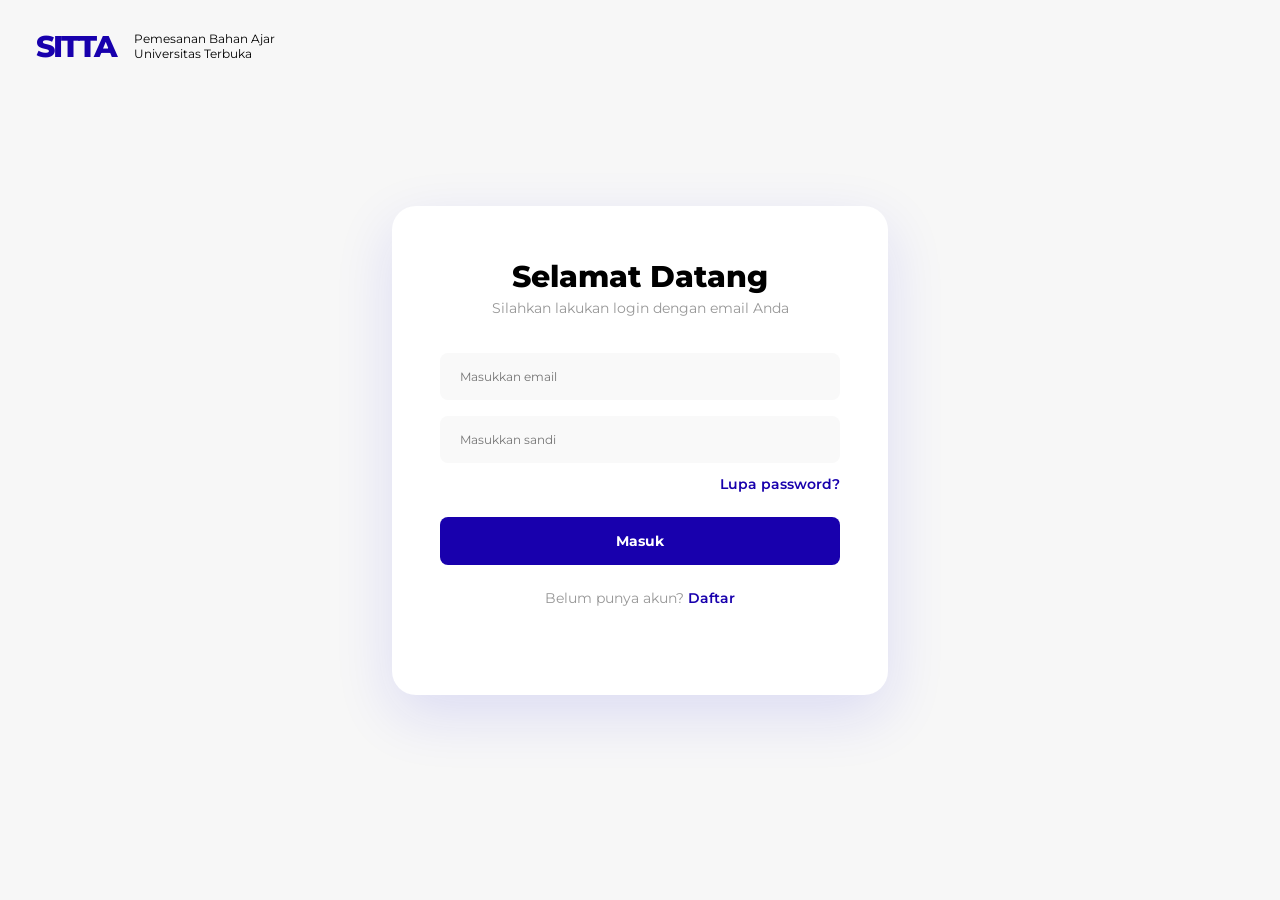
<file: index.html>
<!DOCTYPE html>
<html lang="en">
<head>
    <meta charset="UTF-8">
    <meta name="viewport" content="width=device-width, initial-scale=1.0">
    <title>SITTA - Login Page</title>
    <link rel="stylesheet" href="./CSS/style.css">
</head>
<body>
<div id="login-page">
    <div id="login-logo">
        <div class="logo">SITTA</div>
        <div class="logo-ket">Pemesanan Bahan Ajar<br>Universitas Terbuka</div>
    </div>
    
    <div id="login-card">
        <h1>Selamat Datang</h1>
        <p>Silahkan lakukan login dengan email Anda</p>  
        <div class="form-group">
            <input type="email" id="inp-email" placeholder="Masukkan email">
        </div> 
        <div class="form-group">
            <input type="password" id="inp-password" placeholder="Masukkan sandi">
        </div>
        <a id="lupa-pass" onclick="bukaModal('modal-lupa')">Lupa password?</a>
        <button class="btn" onclick="doLogin()">Masuk</button>
        <div id="daftar">
            <p>Belum punya akun? <a onclick="bukaModal('modal-daftar')">Daftar</a></p>
        </div>
    </div>
</div>

<div class="modal-overlay" id="modal-error">
    <div class="modal-box">
        <div class="modal-icon">⚠️</div>
        <h3>Login Gagal</h3>
        <p>Email atau password yang Anda masukkan salah. Silahkan coba kembali.</p>
        <button class="btn modal-btn" onclick="tutupModal('modal-error')">Coba Lagi</button>
    </div>
</div>

<div class="modal-overlay" id="modal-lupa">
    <div class="modal-box">
        <button class="modal-close" onclick="tutupModal('modal-lupa')">✕</button>
        <h3>Lupa Password</h3>
        <p>Masukkan email Anda, kami akan mengirimkan link reset password.</p>
        <div class="form-group">
            <input type="email" id="inp-reset-email" placeholder="Masukkan email terdaftar">
        </div>
        <button class="btn modal-btn" onclick="kirimReset()">Kirim Link Reset</button>
    </div>
</div>

<div class="modal-overlay" id="modal-daftar">
    <div class="modal-box">
        <button class="modal-close" onclick="tutupModal('modal-daftar')">✕</button>
        <h3>Daftar Akun</h3>
        <p>Isi formulir berikut untuk mendaftar akun baru.</p>
        <div class="form-group">
            <input type="text" placeholder="Nama lengkap">
        </div>
        <div class="form-group">
            <input type="email" placeholder="Email">
        </div>
        <div class="form-group">
            <input type="password" placeholder="Password baru">
        </div>
        <button class="btn modal-btn" onclick="doDaftar()">Daftar</button>
    </div>
</div>

<script src="./JS/data.js"></script>
<script src="./JS/script.js"></script>
<script>
    document.querySelectorAll('.modal-overlay').forEach(function(overlay) {
        overlay.addEventListener('click', function(e) {
            if (e.target === overlay) tutupModal(overlay.id);
        });
    });
</script>
</body>
</html>
</file>
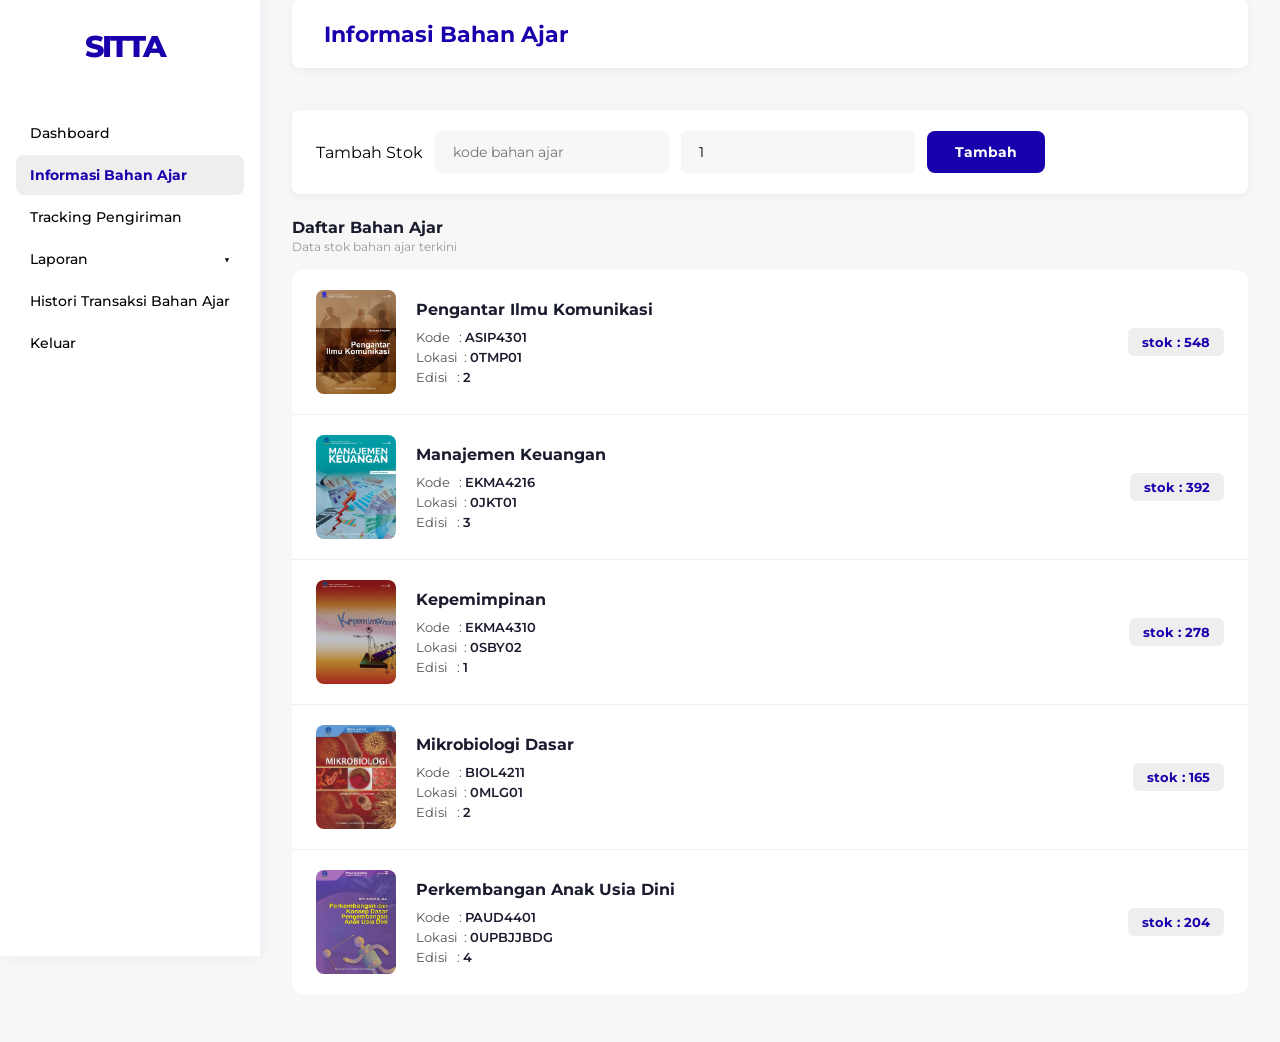
<file: stock.html>
<!DOCTYPE html>
<html lang="en">
<head>
    <meta charset="UTF-8">
    <meta name="viewport" content="width=device-width, initial-scale=1.0">
    <title>SITTA - Stock</title>
    <link rel="stylesheet" href="./CSS/style.css">
</head>
<body>
<aside>
    <div class="sidebar-logo">
        <div class="logo">SITTA</div>
    </div>
    <nav>
        <a href="dashboard.html">Dashboard</a>
        <a class="active">Informasi Bahan Ajar</a>
        <a href="tracking.html">Tracking Pengiriman</a>
        <div class="nav-dropdown">
            <div class="nav-dropdown-toggle" onclick="toggleDropdown(this)">
                Laporan
                <span class="arrow">▼</span>
            </div>
            <div class="dropdown-content">
                <a>Monitoring Progress DO Bahan Ajar</a>
                <a>Rekap Bahan Ajar</a>
            </div>
        </div>
        <a>Histori Transaksi Bahan Ajar</a>
        <a class="keluar" onclick="doKeluar()">Keluar</a>
    </nav>
</aside>

<div class="main">
    <header>
        <div class="header-title">Informasi Bahan Ajar</div>
    </header>

    <div class="page-content">
        <div id="tambah-stock">
            <label>Tambah Stok</label>
            <input type="text" id="inp-kode" placeholder="kode bahan ajar">
            <input type="number" id="inp-jumlah" value="1" min="1">
            <button class="btn-action" onclick="tambahStok()">Tambah</button>
        </div>
        <div class="page-section-header">
            <h3>Daftar Bahan Ajar</h3>
            <p>Data stok bahan ajar terkini</p>
        </div>
        
        <div id="list-buku"></div>
    </div>  
</div>

<div class="modal-overlay" id="modal-error-buku">
    <div class="modal-box">
        <div class="modal-icon">⚠️</div>
        <h3>Kode Salah!</h3>
        <p>Silahkan masukkan kembali kode buku dengan benar.</p>
        <button class="btn modal-btn" onclick="tutupModal('modal-error-buku')">Coba Lagi</button>
    </div>
</div>

<script src="./JS/data.js"></script>
<script src="./JS/script.js"></script>
<script>
    renderBuku();
    
    document.querySelectorAll('.modal-overlay').forEach(function(overlay) {
        overlay.addEventListener('click', function(e) {
            if (e.target === overlay) tutupModal(overlay.id);
        });
    });
    
</script>
</body>
</html>
</file>
<file: CSS/style.css>
@import url('https://fonts.googleapis.com/css2?family=Montserrat:ital,wght@0,100..900;1,100..900&display=swap');

* {
    margin: 0;
    padding: 0;
    font-family: Montserrat;
}

body{
    background-color: #f7f7f7;
    display: flex;
}

a {
    text-decoration: none;
}

/* login */

#login-page{
    display: flex;
    align-items: center;
    justify-content: center;
    min-height: 100vh;
    width: 100%;
}

#login-logo{
    position: absolute;
    top: 28px; left: 36px;
    display: flex; 
    align-items: center; 
    gap: 8px;
    z-index: 2;
}

.logo{
    font-size: 30px;
    font-weight: 800;
    color: #1800ad;
    letter-spacing: -2px;
    margin-right: 10px;
}

.logo-ket{
    font-size: 12px;
    color: black;
    line-height: 1.2;
}

#login-card{
    background-color: white;
    border-radius: 24px;
    padding: 52px 48px;
    box-shadow: 0 20px 60px rgba(26,26,219,0.12);
    max-width: 400px;
    width: 100%;
    text-align: center;
}

#login-card h1{
    font-size: 30px;
    font-weight: 800;
    margin-bottom: 4px;
}

#login-card p {
    color: #979797;
    font-size: 14px;
    margin-bottom: 36px;
}

.form-group {
    margin-bottom: 16px;
}

.form-group input{
    width: 100%;
    padding: 14px 18px;
    background-color: #f9f9f9;
    border: 2px solid transparent;
    border-radius: 8px;
    font-size: 12px;
    outline: none;
    box-sizing: border-box;
}

a{
    color: #1800ad;
    cursor: pointer;
    font-size: 14px;
    font-weight: 600;
}

#lupa-pass{
    display: block;
    text-align: right;
    margin: -4px 0 24px
}

#daftar{
    text-align: center; 
    margin-top: 24px;
    font-size: 14px; 
}

.btn{
    width: 100%; 
    padding: 15px;
    background-color: #1800ad; 
    color: white;
    border: none; 
    border-radius: 8px;
    font-size: 14px; 
    font-weight: 700;
    cursor: pointer;
}

/* Modal */

.modal-overlay {
    display: none;
    position: fixed;
    inset: 0;
    background: rgba(0, 0, 0, 0.45);
    backdrop-filter: blur(3px);
    z-index: 999;
    align-items: center;
    justify-content: center;
}

.modal-overlay.aktif {
    display: flex;
}

.modal-box {
    background: white;
    border-radius: 16px;
    padding: 40px 36px;
    max-width: 400px;
    width: 90%;
    text-align: center;
    position: relative;
    box-shadow: 0 20px 60px rgba(0, 0, 0, 0.2);
    animation: popIn 0.25s ease;
}

@keyframes popIn {
    from { transform: scale(0.9); opacity: 0; }
    to   { transform: scale(1);   opacity: 1; }
}

.modal-icon {
    font-size: 2.5rem;
    margin-bottom: 12px;
}

.modal-box h3 {
    font-size: 20px;
    font-weight: 700;
    margin-bottom: 8px;
    color: #1a1c2e;
}

.modal-box p {
    font-size: 13px;
    color: #979797;
    margin-bottom: 24px;
}

.modal-box .form-group {
    text-align: left;
    margin-bottom: 12px;
}

.modal-btn {
    margin-top: 8px;
}

.modal-close {
    position: absolute;
    top: 14px;
    right: 18px;
    background: none;
    border: none;
    font-size: 18px;
    cursor: pointer;
    color: #979797;
    line-height: 1;
}

.modal-close:hover {
    color: #1a1c2e;
}

/* navigasi */

aside{
    background-color: white;
    width: 260px;
    padding: 28px 0;
    display: flex;
    flex-direction: column;
    position: fixed;
    top: 0; left: 0;
    height: 100vh;
    box-shadow: 2px 0 12px rgba(26,26,219,0.06);
}

.sidebar-logo{
    padding: 0 24px 28px;
    text-align: center;
}

nav{
    padding: 20px 16px;
    flex: 1;
    overflow-y: auto;
}

nav > a {
    display: flex;
    align-items: center;
    gap: 10px;
    padding: 11px 14px;
    border-radius: 8px;
    font-size: 14px;
    font-weight: 500;
    cursor: pointer;
    color: black;
    margin-bottom: 2px;
    user-select: none;
}

nav > a:hover{
    background-color: #eeeeee;
    color: #1800ad;
}

.active{
    background-color: #eeeeee; 
    color: #1800ad; 
    font-weight: 700;
}

.nav-dropdown-toggle {
    display: flex;
    align-items: center;
    justify-content: space-between;
    gap: 10px;
    padding: 11px 14px;
    border-radius: 8px;
    font-size: 14px;
    font-weight: 500;
    cursor: pointer;
    color: black;
    margin-bottom: 2px;
    user-select: none;
}

.nav-dropdown-toggle:hover {
    background-color: #eeeeee;
    color: #1800ad;
}

.arrow {
    font-size: 10px;
    transition: transform 0.2s ease;
}

.dropdown-content.open {
    max-height: 200px;
}

.dropdown-content {
    overflow: hidden; 
    max-height: 0; 
    transition: max-height 0.3s ease; 
}

.dropdown-content > a{
    display: block;
    padding: 9px 14px 9px 32px;
    font-size: 13px;
    font-weight: 500;
    cursor: pointer;
    color: black;
    border-radius: 8px;
    margin-bottom: 1px;
    transition: all 0.15s;
}

.dropdown-content > a:hover {
    background-color: #eeeeee;
    color: #1800ad;
}

.keluar:hover{
    color: red;
}

/* Main */

.main {
    margin-left: 260px;
    flex: 1; display: flex; flex-direction: column;
    min-height: 100vh;
}

/* header */

header{
    background-color: white; 
    height: 68px;
    display: flex; 
    align-items: center;
    justify-content: space-between;
    padding: 0 32px;
    position: sticky; top: 0; z-index: 50;
    margin-bottom: 10px;
    margin-left: 32px;
    margin-right: 32px;
    border-radius: 8px;
    box-shadow: 0 2px 10px rgba(0, 0, 0, 0.05)
}

.header-title{
    font-size: 22px;
    font-weight: 700;
    color: #1800ad;
}

/* Konten Utama */

.page-content{
    padding: 32px;
    min-height: 100vh;
}

.content-card {
    background-color: white;
    border-radius: 12px;
    padding: 40px;      
    min-height: 80vh;   
    box-shadow: 0 2px 10px rgba(0, 0, 0, 0.05);
}

/* Tracking */

.search{
    display: flex; 
    gap: 12px; 
    align-items: center;
    background: white; 
    padding: 20px 24px;
    border-radius: 8px; 
    box-shadow: 0 2px 10px rgba(0, 0, 0, 0.05);
    margin-bottom: 24px; 
    flex-wrap: wrap;
}

.search label{
    font-weight: 600; 
    font-size: 14px; 
    white-space: nowrap;
    min-width: 100px;
}

.search input{
    flex: 1; padding: 12px 16px;
    background-color: #f7f7f7; 
    border: 2px solid transparent;
    border-radius: 8px; 
    font-size: 14px;
    outline: none; 
    min-width: 160px;
}

.btn-action{
    padding: 12px 28px;
    background-color: #1800ad; 
    color: white;
    border: none; 
    border-radius: 8px;
    font-size: 14px; 
    font-weight: 700; 
    cursor: pointer;
    white-space: nowrap;
}

/* tracking hasil */

.tracking-card {
    background-color: white;
    border-radius: 12px;
    padding: 28px 32px;
    box-shadow: 0 2px 10px rgba(0, 0, 0, 0.05);
    margin-bottom: 16px;
}

.trk-header {
    display: flex;
    justify-content: space-between;
    align-items: flex-start;
    margin-bottom: 16px;
}

.trk-nama {
    font-size: 22px;
    font-weight: 800;
    color: #1a1c2e;
}

.trk-tanggal {
    font-size: 14px;
    color: #979797;
    font-weight: 500;
}

.trk-info-atas,
.trk-info-bawah {
    display: flex;
    flex-direction: column;
    gap: 6px;
}

.trk-row {
    display: flex;
    align-items: center;
    gap: 0;
    font-size: 14px;
    color: #1a1c2e;
}

.trk-label {
    width: 120px;
    color: #1a1c2e;
    font-weight: 400;
    flex-shrink: 0;
}

.trk-sep {
    width: 24px;
    color: #1a1c2e;
}

.trk-divider {
    border: none;
    border-top: 1px solid #f0f0f0;
    margin: 20px 0;
}

/* Tidak ditemukan */
.tracking-kosong {
    background-color: white;
    border-radius: 12px;
    padding: 40px;
    text-align: center;
    box-shadow: 0 2px 10px rgba(0,0,0,0.05);
    color: #979797;
    font-size: 14px;
}

/* tracking perjalanan paket */

.journey-title {
    font-size: 16px;
    font-weight: 700;
    color: #1a1c2e;
    margin-bottom: 24px;
}

.journey-list {
    position: relative;
    padding-left: 24px;
}

.journey-list::before {
    content: '';
    position: absolute;
    left: 5px;
    top: 8px;
    bottom: 8px;
    width: 2px;
    background-color: #e0e0e0;
}

.journey-item {
    display: flex;
    align-items: flex-start;
    justify-content: space-between;
    gap: 16px;
    margin-bottom: 24px;
    position: relative;
}

.journey-item:last-child {
    margin-bottom: 0;
}

.journey-dot {
    position: absolute;
    left: -20px;
    top: 4px;
    width: 12px;
    height: 12px;
    border-radius: 50%;
    background-color: #d0d0d0;
    border: 2px solid white;
    box-shadow: 0 0 0 2px #d0d0d0;
    flex-shrink: 0;
}

.journey-item.latest .journey-dot {
    background-color: #1800ad;
    box-shadow: 0 0 0 3px rgba(24, 0, 173, 0.2);
}

/* Keterangan */
.journey-ket {
    flex: 1;
    font-size: 13px;
    color: #979797;
    line-height: 1.5;
}

.journey-item.latest .journey-ket {
    color: #1800ad;
    font-weight: 700;
}

/* Waktu kanan */
.journey-waktu {
    display: flex;
    gap: 16px;
    font-size: 13px;
    color: #979797;
    white-space: nowrap;
    flex-shrink: 0;
}

.journey-item.latest .journey-waktu {
    color: #1800ad;
    font-weight: 700;
}

/* Bahan Ajar */

#tambah-stock{
    background-color: white; 
    border-radius: 8px;
    box-shadow: 0 2px 10px rgba(0, 0, 0, 0.05); 
    padding: 20px 24px;
    margin-bottom: 24px;
    display: flex; 
    gap: 12px; 
    align-items: center; 
    flex-wrap: wrap
}

#tambah-stok label{
    font-weight: 600; 
    font-size: 14px; 
    white-space: nowrap;
}

#tambah-stock input{
    padding: 11px 16px;
    background-color: #f7f7f7; 
    border: 2px solid transparent;
    border-radius: 8px; 
    font-size: 14px;
    outline: none;
}

.list-buku{
    Display: flex; 
    flex-direction: column;
}

.page-section-header {
    margin-bottom: 16px;
}

.page-section-header h3 {
    font-size: 16px;
    font-weight: 700;
    color: #1a1c2e;
}

.page-section-header p {
    font-size: 12px;
    color: #979797;
    margin-top: 2px;
}

.buku-card {
    background-color: white;
    display: flex;
    align-items: center;
    gap: 20px;
    padding: 20px 24px;
    border-bottom: 1px solid #f0f0f0;
    transition: background 0.15s;
}

#list-buku .buku-card:first-child { border-radius: 12px 12px 0 0; }
#list-buku .buku-card:last-child  { border-bottom: none; border-radius: 0 0 12px 12px; }
#list-buku .buku-card:only-child  { border-radius: 12px; }

.buku-cover {
    width: 80px;
    height: 104px;
    flex-shrink: 0;
    border-radius: 8px;
    overflow: hidden;
    background: linear-gradient(135deg, #e8e8ff, #c7c7ff);
    display: flex;
    align-items: center;
    justify-content: center;
}

.buku-cover img { width: 100%; height: 100%; object-fit: cover; }
.cover-placeholder { font-size: 2rem; }

.buku-info { flex: 1; }

.buku-nama {
    font-size: 16px;
    font-weight: 700;
    color: #1a1c2e;
    margin-bottom: 10px;
}

.buku-meta {
    display: flex;
    flex-direction: column;
    gap: 4px;
}

.buku-meta span   { font-size: 13px; color: #555; font-weight: 400; }
.buku-meta strong { font-weight: 600; color: #1a1c2e; }

.buku-stok {
    font-size: 13px;
    font-weight: 700;
    color: #1800ad;
    background-color: #eeeeee;
    padding: 6px 14px;
    border-radius: 6px;
    white-space: nowrap;
    flex-shrink: 0;
}
</file>
